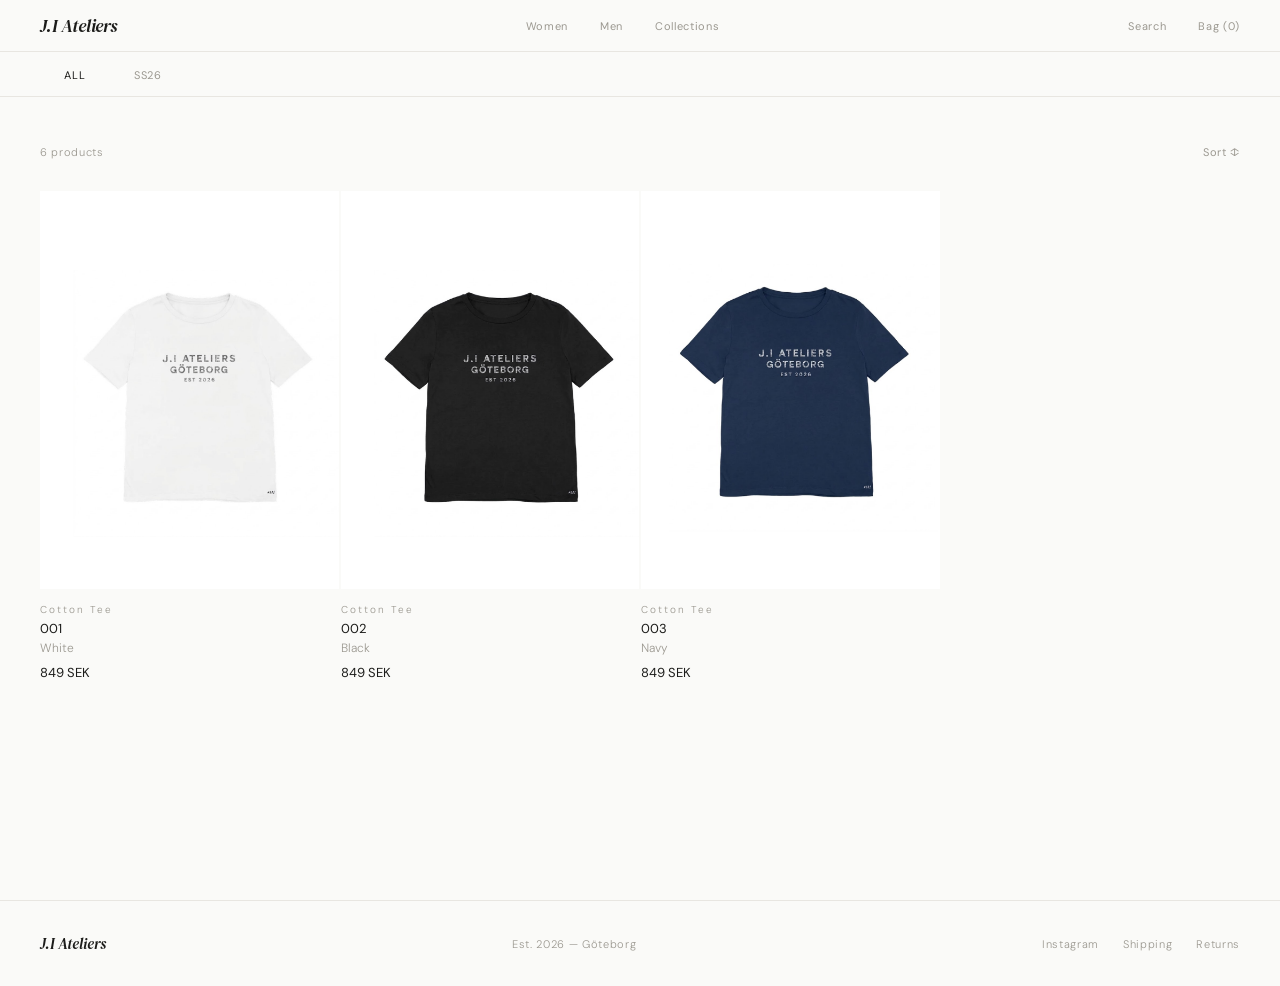
<file: index.html>
<!DOCTYPE html>
<html lang="en">
<head>
<meta charset="UTF-8">
<meta name="viewport" content="width=device-width, initial-scale=1.0">
<title>J.I Ateliers</title>
<link href="https://fonts.googleapis.com/css2?family=DM+Serif+Display:ital@0;1&family=DM+Sans:ital,wght@0,300;0,400;1,300&display=swap" rel="stylesheet">
<style>
*, *::before, *::after { box-sizing: border-box; margin: 0; padding: 0; }

:root {
  --white: #FAFAF8;
  --ink: #1C1C1A;
  --mid: #9B9890;
  --light: #E8E6E1;
  --serif: 'DM Serif Display', Georgia, serif;
  --sans: 'DM Sans', sans-serif;
}

html, body {
  background: var(--white);
  color: var(--ink);
  font-family: var(--sans);
  font-weight: 300;
  height: 100%;
}

/* ── HEADER ── */
header {
  position: fixed;
  top: 0; left: 0; right: 0;
  z-index: 100;
  display: flex;
  justify-content: space-between;
  align-items: center;
  padding: 0 40px;
  height: 52px;
  background: var(--white);
  border-bottom: 1px solid var(--light);
}

.logo {
  font-family: var(--serif);
  font-style: italic;
  font-size: 18px;
  letter-spacing: -0.01em;
  color: var(--ink);
}

.header-right {
  display: flex;
  gap: 32px;
  align-items: center;
}

.header-right a, nav a {
  font-size: 11px;
  letter-spacing: 0.06em;
  color: var(--mid);
  text-decoration: none;
  transition: color 0.15s;
  font-weight: 400;
}

.header-right a:hover, nav a:hover { color: var(--ink); }

nav { display: flex; gap: 32px; }

/* ── LAYOUT ── */
main {
  padding-top: 52px;
  min-height: 100vh;
}

/* ── COLLECTIONS NAV ── */
.collections-bar {
  border-bottom: 1px solid var(--light);
  display: flex;
  gap: 0;
  padding: 0 40px;
  overflow-x: auto;
  scrollbar-width: none;
}

.collections-bar::-webkit-scrollbar { display: none; }

.col-tab {
  font-size: 11px;
  letter-spacing: 0.08em;
  text-transform: uppercase;
  color: var(--mid);
  padding: 16px 24px 14px;
  cursor: pointer;
  border-bottom: 1px solid transparent;
  transition: color 0.15s, border-color 0.15s;
  white-space: nowrap;
  background: none;
  border-top: none;
  border-left: none;
  border-right: none;
  font-family: var(--sans);
  font-weight: 400;
  margin-bottom: -1px;
}

.col-tab:hover { color: var(--ink); }
.col-tab.active {
  color: var(--ink);
  border-bottom-color: var(--ink);
}

/* ── PRODUCT GRID ── */
.grid-wrap {
  padding: 48px 40px 80px;
}

.product-grid {
  display: grid;
  grid-template-columns: repeat(4, 1fr);
  gap: 2px;
}

@media (max-width: 900px) {
  .product-grid { grid-template-columns: repeat(2, 1fr); }
}

@media (max-width: 768px) {
  header {
    padding: 0 20px;
    height: 48px;
  }
  .logo {
    font-size: 16px;
  }
  .header-right, nav {
    gap: 16px;
  }
  .header-right a, nav a {
    font-size: 10px;
  }
  .collections-bar {
    padding: 0 20px;
  }
  .col-tab {
    padding: 12px 16px 10px;
    font-size: 10px;
  }
  .grid-wrap {
    padding: 24px 20px 40px;
  }
  .product-info {
    padding: 10px 0 16px;
  }
  .product-name, .product-price {
    font-size: 12px;
  }
  .product-num {
    font-size: 9px;
  }
  .product-color {
    font-size: 11px;
  }
  footer {
    padding: 24px 20px;
    flex-direction: column;
    gap: 16px;
  }
  .footer-links {
    gap: 16px;
  }
}

.product-card {
  text-decoration: none;
  color: inherit;
}

.product-img-wrap {
  aspect-ratio: 3/4;
  background: #EEECEA;
  overflow: hidden;
  position: relative;
}

.product-img-wrap img {
  width: 100%;
  height: 100%;
  object-fit: cover;
  object-position: center;
  transform: scale(1.45); /* zoom in to crop out empty space */
}

.product-card:hover .product-img-wrap img {
  transform: scale(1.03);
}

/* Placeholder for cards without images */
.product-img-wrap.no-img {
  display: flex;
  align-items: center;
  justify-content: center;
}

.no-img-label {
  font-family: var(--serif);
  font-style: italic;
  font-size: 13px;
  color: rgba(26,26,26,0.18);
}

.product-info {
  padding: 14px 0 20px;
}

.product-num {
  font-size: 10px;
  letter-spacing: 0.2em;
  color: var(--mid);
  margin-bottom: 4px;
}

.product-name {
  font-size: 13px;
  font-weight: 400;
  color: var(--ink);
  margin-bottom: 3px;
  letter-spacing: 0.01em;
}

.product-color {
  font-size: 12px;
  color: var(--mid);
  margin-bottom: 8px;
}

.product-price {
  font-size: 13px;
  color: var(--ink);
  font-weight: 400;
}

/* Quick add on hover */
.quick-add {
  position: absolute;
  bottom: 0; left: 0; right: 0;
  background: var(--ink);
  color: var(--white);
  font-family: var(--sans);
  font-size: 10px;
  letter-spacing: 0.18em;
  text-transform: uppercase;
  font-weight: 400;
  padding: 13px;
  text-align: center;
  opacity: 0;
  transform: translateY(4px);
  transition: opacity 0.2s, transform 0.2s;
  cursor: pointer;
  border: none;
}

.product-img-wrap:hover .quick-add {
  opacity: 1;
  transform: translateY(0);
}

/* ── FILTER ROW ── */
.filter-row {
  display: flex;
  justify-content: space-between;
  align-items: center;
  margin-bottom: 32px;
}

.filter-count {
  font-size: 11px;
  letter-spacing: 0.06em;
  color: var(--mid);
}

.filter-sort {
  font-size: 11px;
  letter-spacing: 0.06em;
  color: var(--mid);
  cursor: pointer;
  background: none;
  border: none;
  font-family: var(--sans);
  display: flex;
  align-items: center;
  gap: 6px;
  transition: color 0.15s;
}

.filter-sort:hover { color: var(--ink); }

/* ── FOOTER ── */
footer {
  border-top: 1px solid var(--light);
  padding: 32px 40px;
  display: flex;
  justify-content: space-between;
  align-items: center;
}

.footer-logo {
  font-family: var(--serif);
  font-style: italic;
  font-size: 15px;
  color: var(--ink);
}

.footer-meta {
  font-size: 11px;
  letter-spacing: 0.06em;
  color: var(--mid);
}

.footer-links {
  display: flex;
  gap: 24px;
}

.footer-links a {
  font-size: 11px;
  letter-spacing: 0.06em;
  color: var(--mid);
  text-decoration: none;
  transition: color 0.15s;
}

.footer-links a:hover { color: var(--ink); }
</style>
<link rel="stylesheet" href="cart.css">
</head>
<body>

<header>
  <div class="logo">J.I Ateliers</div>
  <nav>
    <a href="#">Women</a>
    <a href="#">Men</a>
    <a href="#">Collections</a>
  </nav>
  <div class="header-right">
    <a href="#">Search</a>
    <a href="#" class="bag-toggle">Bag (<span class="bag-count">0</span>)</a>
  </div>
</header>
<div class="cart-overlay" aria-hidden="true" role="dialog" aria-modal="true" aria-labelledby="cart-title">
  <div class="cart-panel">
    <div class="cart-header">
      <h2 id="cart-title">Your bag</h2>
      <button type="button" class="cart-close" aria-label="Close cart">&times;</button>
    </div>
    <div class="cart-body">
      <div class="cart-items"></div>
      <div class="cart-empty">Your bag is empty.</div>
    </div>
    <div class="cart-footer">
      <div class="cart-summary">
        <span>Total</span>
        <strong class="cart-total">0 SEK</strong>
      </div>
      <button type="button" class="checkout-btn">Checkout</button>
    </div>
  </div>
</div>

<main>

  <!-- Collections tabs -->
  <div class="collections-bar">
    <button class="col-tab active" onclick="filter(this,'all')">All</button>
    <button class="col-tab" onclick="filter(this,'ss26')">SS26</button>
  </div>

  <div class="grid-wrap">
    <div class="filter-row">
      <span class="filter-count" id="count">6 products</span>
      <button class="filter-sort">Sort ↕</button>
    </div>

    <div class="product-grid" id="grid">

      <!-- Product 001 — real image -->
      <a class="product-card" href="product-001.html" data-cat="ss26" data-id="item-001" data-title="Cotton Tee" data-name="001" data-color="White" data-price="849">
        <div class="product-img-wrap">
          <img src="001.png" alt="Cotton Tee">
          <button class="quick-add">Add to bag</button>
        </div>
        <div class="product-info">
          <p class="product-num">Cotton Tee</p>
          <p class="product-name">001</p>
          <p class="product-color">White</p>
          <p class="product-price">849 SEK</p>
        </div>
      </a>

      <!--Product 002 - real image-->
      <a class="product-card" href="product-002.html" data-cat="ss26" data-id="item-002" data-title="Cotton Tee" data-name="002" data-color="Black" data-price="849">
        <div class="product-img-wrap">
          <img src="002.png" alt="Cotton Tee">
          <button class="quick-add">Add to bag</button>
        </div>
        <div class="product-info">
          <p class="product-num">Cotton Tee</p>
          <p class="product-name">002</p>
          <p class="product-color">Black</p>
          <p class="product-price">849 SEK</p>
        </div>
      </a>

      <!--Product 003 - real image-->
      <a class="product-card" href="product-003.html" data-cat="ss26" data-id="item-003" data-title="Cotton Tee" data-name="003" data-color="Navy" data-price="849">
        <div class="product-img-wrap">
          <img src="003.png" alt="Cotton Tee">
          <button class="quick-add">Add to bag</button>
        </div>
        <div class="product-info">
          <p class="product-num">Cotton Tee</p>
          <p class="product-name">003</p>
          <p class="product-color">Navy</p>
          <p class="product-price">849 SEK</p>
        </div>
      </a>

    </div>
  </div>

</main>

<footer>
  <span class="footer-logo">J.I Ateliers</span>
  <span class="footer-meta">Est. 2026 — Göteborg</span>
  <div class="footer-links">
    <a href="#">Instagram</a>
    <a href="#">Shipping</a>
    <a href="#">Returns</a>
  </div>
</footer>

<script>
function filter(btn, cat) {
  document.querySelectorAll('.col-tab').forEach(t => t.classList.remove('active'));
  btn.classList.add('active');

  const cards = document.querySelectorAll('.product-card');
  let visible = 0;
  cards.forEach(card => {
    const cats = card.dataset.cat || '';
    const show = cat === 'all' || cats.includes(cat);
    card.style.display = show ? '' : 'none';
    if (show) visible++;
  });

  document.getElementById('count').textContent = visible + ' product' + (visible !== 1 ? 's' : '');
}
</script>
<script src="cart.js"></script>
</body>
</html>
</file>
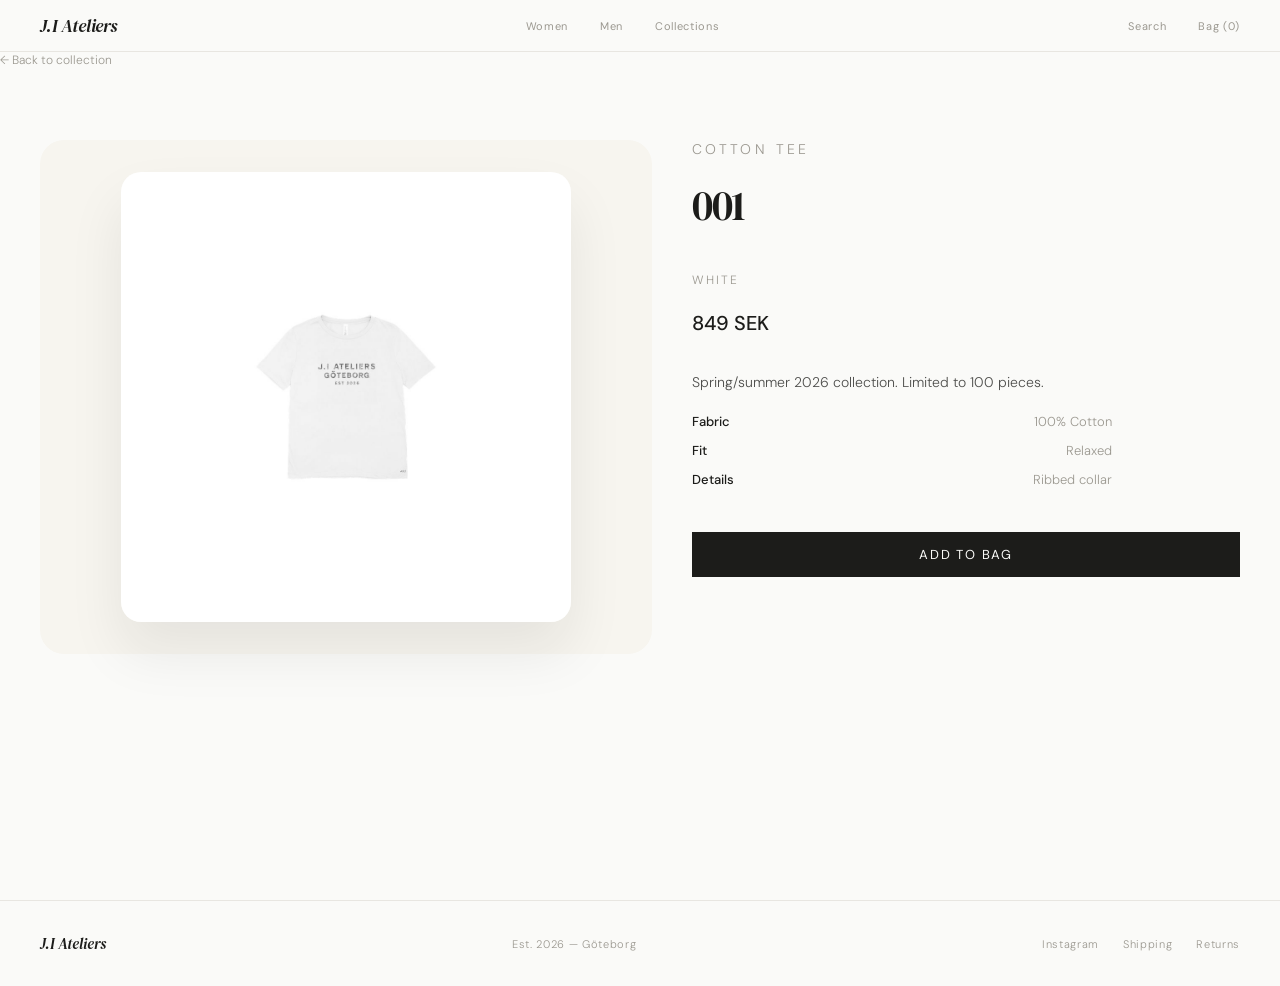
<file: product-001.html>
<!DOCTYPE html>
<html lang="en">
<head>
<meta charset="UTF-8">
<meta name="viewport" content="width=device-width, initial-scale=1.0">
<title>Cotton Tee - White | J.I Ateliers</title>
<link href="https://fonts.googleapis.com/css2?family=DM+Serif+Display:ital@0;1&family=DM+Sans:ital,wght@0,300;0,400;1,300&display=swap" rel="stylesheet">
<style>
*, *::before, *::after { box-sizing: border-box; margin: 0; padding: 0; }

:root {
  --white: #FAFAF8;
  --ink: #1C1C1A;
  --mid: #9B9890;
  --light: #E8E6E1;
  --serif: 'DM Serif Display', Georgia, serif;
  --sans: 'DM Sans', sans-serif;
}

html, body {
  background: var(--white);
  color: var(--ink);
  font-family: var(--sans);
  font-weight: 300;
  height: 100%;
}

/* ── HEADER ── */
header {
  position: fixed;
  top: 0; left: 0; right: 0;
  z-index: 100;
  display: flex;
  justify-content: space-between;
  align-items: center;
  padding: 0 40px;
  height: 52px;
  background: var(--white);
  border-bottom: 1px solid var(--light);
}

.logo {
  font-family: var(--serif);
  font-style: italic;
  font-size: 18px;
  letter-spacing: -0.01em;
  color: var(--ink);
}

.header-right {
  display: flex;
  gap: 32px;
  align-items: center;
}

.header-right a, nav a {
  font-size: 11px;
  letter-spacing: 0.06em;
  color: var(--mid);
  text-decoration: none;
  transition: color 0.15s;
  font-weight: 400;
}

.header-right a:hover, nav a:hover { color: var(--ink); }

nav { display: flex; gap: 32px; }

/* ── LAYOUT ── */
main {
  padding-top: 52px;
  min-height: 100vh;
}

/* ── COLLECTIONS NAV ── */
.collections-bar {
  border-bottom: 1px solid var(--light);
  display: flex;
  gap: 0;
  padding: 0 40px;
  overflow-x: auto;
  scrollbar-width: none;
}

.collections-bar::-webkit-scrollbar { display: none; }

.col-tab {
  font-size: 11px;
  letter-spacing: 0.08em;
  text-transform: uppercase;
  color: var(--mid);
  padding: 16px 24px 14px;
  cursor: pointer;
  border-bottom: 1px solid transparent;
  transition: color 0.15s, border-color 0.15s;
  white-space: nowrap;
  background: none;
  border-top: none;
  border-left: none;
  border-right: none;
  font-family: var(--sans);
  font-weight: 400;
  margin-bottom: -1px;
}

.col-tab:hover { color: var(--ink); }
.col-tab.active {
  color: var(--ink);
  border-bottom-color: var(--ink);
}

/* ── PRODUCT GRID ── */
.grid-wrap {
  padding: 48px 40px 80px;
}

.product-grid {
  display: grid;
  grid-template-columns: repeat(4, 1fr);
  gap: 2px;
}

@media (max-width: 900px) {
  .product-grid { grid-template-columns: repeat(2, 1fr); }
}

@media (max-width: 768px) {
  header {
    padding: 0 20px;
    height: 48px;
  }
  .logo {
    font-size: 16px;
  }
  .header-right, nav {
    gap: 16px;
  }
  .header-right a, nav a {
    font-size: 10px;
  }
  .collections-bar {
    padding: 0 20px;
  }
  .col-tab {
    padding: 12px 16px 10px;
    font-size: 10px;
  }
  .grid-wrap {
    padding: 24px 20px 40px;
  }
  .product-info {
    padding: 10px 0 16px;
  }
  .product-name, .product-price {
    font-size: 12px;
  }
  .product-num {
    font-size: 9px;
  }
  .product-color {
    font-size: 11px;
  }
  footer {
    padding: 24px 20px;
    flex-direction: column;
    gap: 16px;
  }
  .footer-links {
    gap: 16px;
  }

  .product-detail {
    flex-direction: column;
    padding: 24px 20px;
    gap: 24px;
  }

  .product-image img {
    max-width: 100%;
  }
}

.product-card {
  cursor: pointer;
  position: relative;
}

.product-img-wrap {
  aspect-ratio: 3/4;
  background: #EEECEA;
  overflow: hidden;
  position: relative;
}

.product-img-wrap img {
  width: 100%;
  height: 100%;
  object-fit: cover;
  object-position: center;
  transform: scale(1.45); /* zoom in to crop out empty space */
}

.product-card:hover .product-img-wrap img {
  transform: scale(1.03);
}

/* Placeholder for cards without images */
.product-img-wrap.no-img {
  display: flex;
  align-items: center;
  justify-content: center;
}

.no-img-label {
  font-family: var(--serif);
  font-style: italic;
  font-size: 13px;
  color: rgba(26,26,26,0.18);
}

.product-info {
  padding: 14px 0 20px;
}

.product-num {
  font-size: 10px;
  letter-spacing: 0.2em;
  color: var(--mid);
  margin-bottom: 4px;
}

.product-name {
  font-size: 13px;
  font-weight: 400;
  color: var(--ink);
  margin-bottom: 3px;
  letter-spacing: 0.01em;
}

.product-color {
  font-size: 12px;
  color: var(--mid);
  margin-bottom: 8px;
}

.product-price {
  font-size: 13px;
  color: var(--ink);
  font-weight: 400;
}

/* Quick add on hover */
.quick-add {
  position: absolute;
  bottom: 0; left: 0; right: 0;
  background: var(--ink);
  color: var(--white);
  font-family: var(--sans);
  font-size: 10px;
  letter-spacing: 0.18em;
  text-transform: uppercase;
  font-weight: 400;
  padding: 13px;
  text-align: center;
  opacity: 0;
  transform: translateY(4px);
  transition: opacity 0.2s, transform 0.2s;
  cursor: pointer;
  border: none;
}

.product-img-wrap:hover .quick-add {
  opacity: 1;
  transform: translateY(0);
}

/* ── FILTER ROW ── */
.filter-row {
  display: flex;
  justify-content: space-between;
  align-items: center;
  margin-bottom: 32px;
}

.filter-count {
  font-size: 11px;
  letter-spacing: 0.06em;
  color: var(--mid);
}

.filter-sort {
  font-size: 11px;
  letter-spacing: 0.06em;
  color: var(--mid);
  cursor: pointer;
  background: none;
  border: none;
  font-family: var(--sans);
  display: flex;
  align-items: center;
  gap: 6px;
  transition: color 0.15s;
}

.filter-sort:hover { color: var(--ink); }

/* ── FOOTER ── */
footer {
  border-top: 1px solid var(--light);
  padding: 32px 40px;
  display: flex;
  justify-content: space-between;
  align-items: center;
}

.footer-logo {
  font-family: var(--serif);
  font-style: italic;
  font-size: 15px;
  color: var(--ink);
}

.footer-meta {
  font-size: 11px;
  letter-spacing: 0.06em;
  color: var(--mid);
}

.footer-links {
  display: flex;
  gap: 24px;
}

.footer-links a {
  font-size: 11px;
  letter-spacing: 0.06em;
  color: var(--mid);
  text-decoration: none;
  transition: color 0.15s;
}

.footer-links a:hover { color: var(--ink); }

.product-detail {
  display: flex;
  padding: 48px 40px;
  gap: 40px;
  align-items: flex-start;
}

.product-image {
  flex: 1;
}

.product-image img {
  width: 100%;
  max-width: 500px;
  height: auto;
}

.product-details {
  flex: 1;
  display: flex;
  flex-direction: column;
  gap: 18px;
}

.product-details h1 {
  font-family: var(--serif);
  font-size: 42px;
  margin-bottom: 8px;
  font-weight: 400;
  letter-spacing: -0.03em;
}

.product-details .product-num {
  font-size: 14px;
  letter-spacing: 0.24em;
  color: var(--mid);
  text-transform: uppercase;
  margin-bottom: 0;
}

.product-color {
  font-size: 12px;
  color: var(--mid);
  margin-top: 12px;
  margin-bottom: 4px;
  text-transform: uppercase;
  letter-spacing: 0.16em;
}

.product-price {
  font-size: 20px;
  color: var(--ink);
  font-weight: 500;
  margin-bottom: 16px;
}

.product-description {
  max-width: 560px;
  line-height: 1.75;
  color: rgba(28, 28, 26, 0.78);
  font-size: 14px;
}

.product-specs {
  display: grid;
  gap: 12px;
  max-width: 420px;
  margin-bottom: 18px;
}

.product-specs div {
  display: flex;
  justify-content: space-between;
  gap: 16px;
  color: var(--mid);
  font-size: 13px;
}

.product-specs div span:first-child {
  color: var(--ink);
  font-weight: 500;
}

.add-to-bag {
  background: var(--ink);
  color: var(--white);
  border: none;
  padding: 14px 28px;
  font-family: var(--sans);
  font-size: 13px;
  letter-spacing: 0.14em;
  text-transform: uppercase;
  cursor: pointer;
  margin-top: 8px;
}

.product-image {
  flex: 1;
  padding: 32px;
  background: #F7F5EF;
  border-radius: 24px;
  display: flex;
  align-items: center;
  justify-content: center;
}

.product-image img {
  width: 100%;
  max-width: 450px;
  border-radius: 20px;
  box-shadow: 0 30px 55px rgba(28, 28, 26, 0.08);
}

.back-link {
  font-size: 12px;
  color: var(--mid);
  text-decoration: none;
  margin-bottom: 24px;
  display: block;
  transition: color 0.15s;
}

.back-link:hover { color: var(--ink); }

</style>
<link rel="stylesheet" href="cart.css">
</head>
<body>

<header>
  <div class="logo">J.I Ateliers</div>
  <nav>
    <a href="#">Women</a>
    <a href="#">Men</a>
    <a href="index.html">Collections</a>
  </nav>
  <div class="header-right">
    <a href="#">Search</a>
    <a href="#" class="bag-toggle">Bag (<span class="bag-count">0</span>)</a>
  </div>
</header>
<div class="cart-overlay" aria-hidden="true" role="dialog" aria-modal="true" aria-labelledby="cart-title">
  <div class="cart-panel">
    <div class="cart-header">
      <h2 id="cart-title">Your bag</h2>
      <button type="button" class="cart-close" aria-label="Close cart">&times;</button>
    </div>
    <div class="cart-body">
      <div class="cart-items"></div>
      <div class="cart-empty">Your bag is empty.</div>
    </div>
    <div class="cart-footer">
      <div class="cart-summary">
        <span>Total</span>
        <strong class="cart-total">0 SEK</strong>
      </div>
      <button type="button" class="checkout-btn">Checkout</button>
    </div>
  </div>
</div>

<main>

  <a href="index.html" class="back-link">&larr; Back to collection</a>

  <div class="product-detail">

    <div class="product-image">

      <img src="001.jpg" alt="Cotton Tee">

    </div>

    <div class="product-details">

      <p class="product-num">Cotton Tee</p>

      <h1 class="product-name">001</h1>

      <p class="product-color">White</p>

      <p class="product-price">849 SEK</p>

      <p class="product-description">Spring/summer 2026 collection. Limited to 100 pieces.</p>

      <div class="product-specs">
        <div><span>Fabric</span><span>100% Cotton</span></div>
        <div><span>Fit</span><span>Relaxed</span></div>
        <div><span>Details</span><span>Ribbed collar</span></div>
      </div>

      <button class="add-to-bag" data-id="item-001" data-title="Cotton Tee" data-name="001" data-color="White" data-price="849">Add to bag</button>

    </div>

  </div>

</main>

<footer>
  <span class="footer-logo">J.I Ateliers</span>
  <span class="footer-meta">Est. 2026 — Göteborg</span>
  <div class="footer-links">
    <a href="#">Instagram</a>
    <a href="#">Shipping</a>
    <a href="#">Returns</a>
  </div>
</footer>


<script src="cart.js"></script>
</body>
</html>
</file>
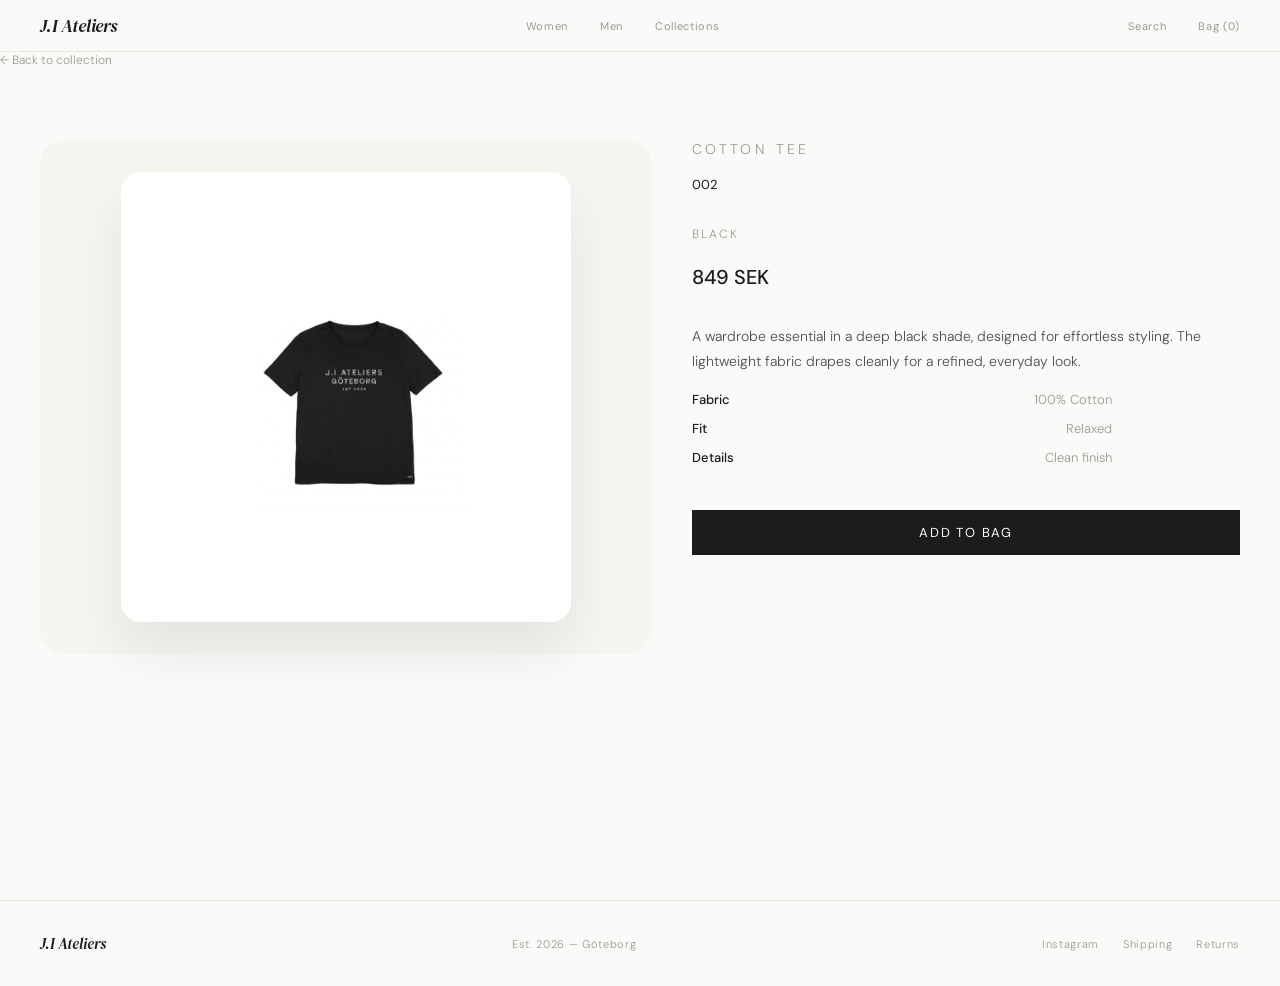
<file: product-002.html>
<!DOCTYPE html>
<html lang="en">
<head>
<meta charset="UTF-8">
<meta name="viewport" content="width=device-width, initial-scale=1.0">
<title>Cotton Tee - Black | J.I Ateliers</title>
<link href="https://fonts.googleapis.com/css2?family=DM+Serif+Display:ital@0;1&family=DM+Sans:ital,wght@0,300;0,400;1,300&display=swap" rel="stylesheet">
<style>
*, *::before, *::after { box-sizing: border-box; margin: 0; padding: 0; }

:root {
  --white: #FAFAF8;
  --ink: #1C1C1A;
  --mid: #9B9890;
  --light: #E8E6E1;
  --serif: 'DM Serif Display', Georgia, serif;
  --sans: 'DM Sans', sans-serif;
}

html, body {
  background: var(--white);
  color: var(--ink);
  font-family: var(--sans);
  font-weight: 300;
  height: 100%;
}

/* ── HEADER ── */
header {
  position: fixed;
  top: 0; left: 0; right: 0;
  z-index: 100;
  display: flex;
  justify-content: space-between;
  align-items: center;
  padding: 0 40px;
  height: 52px;
  background: var(--white);
  border-bottom: 1px solid var(--light);
}

.logo {
  font-family: var(--serif);
  font-style: italic;
  font-size: 18px;
  letter-spacing: -0.01em;
  color: var(--ink);
}

.header-right {
  display: flex;
  gap: 32px;
  align-items: center;
}

.header-right a, nav a {
  font-size: 11px;
  letter-spacing: 0.06em;
  color: var(--mid);
  text-decoration: none;
  transition: color 0.15s;
  font-weight: 400;
}

.header-right a:hover, nav a:hover { color: var(--ink); }

nav { display: flex; gap: 32px; }

/* ── LAYOUT ── */
main {
  padding-top: 52px;
  min-height: 100vh;
}

/* ── COLLECTIONS NAV ── */
.collections-bar {
  border-bottom: 1px solid var(--light);
  display: flex;
  gap: 0;
  padding: 0 40px;
  overflow-x: auto;
  scrollbar-width: none;
}

.collections-bar::-webkit-scrollbar { display: none; }

.col-tab {
  font-size: 11px;
  letter-spacing: 0.08em;
  text-transform: uppercase;
  color: var(--mid);
  padding: 16px 24px 14px;
  cursor: pointer;
  border-bottom: 1px solid transparent;
  transition: color 0.15s, border-color 0.15s;
  white-space: nowrap;
  background: none;
  border-top: none;
  border-left: none;
  border-right: none;
  font-family: var(--sans);
  font-weight: 400;
  margin-bottom: -1px;
}

.col-tab:hover { color: var(--ink); }
.col-tab.active {
  color: var(--ink);
  border-bottom-color: var(--ink);
}

/* ── PRODUCT GRID ── */
.grid-wrap {
  padding: 48px 40px 80px;
}

.product-grid {
  display: grid;
  grid-template-columns: repeat(4, 1fr);
  gap: 2px;
}

@media (max-width: 900px) {
  .product-grid { grid-template-columns: repeat(2, 1fr); }
}

@media (max-width: 768px) {
  header {
    padding: 0 20px;
    height: 48px;
  }
  .logo {
    font-size: 16px;
  }
  .header-right, nav {
    gap: 16px;
  }
  .header-right a, nav a {
    font-size: 10px;
  }
  .collections-bar {
    padding: 0 20px;
  }
  .col-tab {
    padding: 12px 16px 10px;
    font-size: 10px;
  }
  .grid-wrap {
    padding: 24px 20px 40px;
  }
  .product-info {
    padding: 10px 0 16px;
  }
  .product-name, .product-price {
    font-size: 12px;
  }
  .product-num {
    font-size: 9px;
  }
  .product-color {
    font-size: 11px;
  }
  footer {
    padding: 24px 20px;
    flex-direction: column;
    gap: 16px;
  }
  .footer-links {
    gap: 16px;
  }

  .product-detail {
    flex-direction: column;
    padding: 24px 20px;
    gap: 24px;
  }

  .product-image img {
    max-width: 100%;
  }
}

.product-card {
  cursor: pointer;
  position: relative;
}

.product-img-wrap {
  aspect-ratio: 3/4;
  background: #EEECEA;
  overflow: hidden;
  position: relative;
}

.product-img-wrap img {
  width: 100%;
  height: 100%;
  object-fit: cover;
  object-position: center;
  transform: scale(1.45); /* zoom in to crop out empty space */
}

.product-card:hover .product-img-wrap img {
  transform: scale(1.03);
}

/* Placeholder for cards without images */
.product-img-wrap.no-img {
  display: flex;
  align-items: center;
  justify-content: center;
}

.no-img-label {
  font-family: var(--serif);
  font-style: italic;
  font-size: 13px;
  color: rgba(26,26,26,0.18);
}

.product-info {
  padding: 14px 0 20px;
}

.product-num {
  font-size: 10px;
  letter-spacing: 0.2em;
  color: var(--mid);
  margin-bottom: 4px;
}

.product-name {
  font-size: 13px;
  font-weight: 400;
  color: var(--ink);
  margin-bottom: 3px;
  letter-spacing: 0.01em;
}

.product-color {
  font-size: 12px;
  color: var(--mid);
  margin-bottom: 8px;
}

.product-price {
  font-size: 13px;
  color: var(--ink);
  font-weight: 400;
}

/* Quick add on hover */
.quick-add {
  position: absolute;
  bottom: 0; left: 0; right: 0;
  background: var(--ink);
  color: var(--white);
  font-family: var(--sans);
  font-size: 10px;
  letter-spacing: 0.18em;
  text-transform: uppercase;
  font-weight: 400;
  padding: 13px;
  text-align: center;
  opacity: 0;
  transform: translateY(4px);
  transition: opacity 0.2s, transform 0.2s;
  cursor: pointer;
  border: none;
}

.product-img-wrap:hover .quick-add {
  opacity: 1;
  transform: translateY(0);
}

/* ── FILTER ROW ── */
.filter-row {
  display: flex;
  justify-content: space-between;
  align-items: center;
  margin-bottom: 32px;
}

.filter-count {
  font-size: 11px;
  letter-spacing: 0.06em;
  color: var(--mid);
}

.filter-sort {
  font-size: 11px;
  letter-spacing: 0.06em;
  color: var(--mid);
  cursor: pointer;
  background: none;
  border: none;
  font-family: var(--sans);
  display: flex;
  align-items: center;
  gap: 6px;
  transition: color 0.15s;
}

.filter-sort:hover { color: var(--ink); }

/* ── FOOTER ── */
footer {
  border-top: 1px solid var(--light);
  padding: 32px 40px;
  display: flex;
  justify-content: space-between;
  align-items: center;
}

.footer-logo {
  font-family: var(--serif);
  font-style: italic;
  font-size: 15px;
  color: var(--ink);
}

.footer-meta {
  font-size: 11px;
  letter-spacing: 0.06em;
  color: var(--mid);
}

.footer-links {
  display: flex;
  gap: 24px;
}

.footer-links a {
  font-size: 11px;
  letter-spacing: 0.06em;
  color: var(--mid);
  text-decoration: none;
  transition: color 0.15s;
}

.footer-links a:hover { color: var(--ink); }

.product-detail {
  display: flex;
  padding: 48px 40px;
  gap: 40px;
  align-items: flex-start;
}

.product-image {
  flex: 1;
}

.product-image img {
  width: 100%;
  max-width: 500px;
  height: auto;
}

.product-details {
  flex: 1;
  display: flex;
  flex-direction: column;
  gap: 18px;
}

.product-details h1 {
  font-family: var(--serif);
  font-size: 42px;
  margin-bottom: 8px;
  font-weight: 400;
  letter-spacing: -0.03em;
}

.product-details .product-num {
  font-size: 14px;
  letter-spacing: 0.24em;
  color: var(--mid);
  text-transform: uppercase;
  margin-bottom: 0;
}

.product-color {
  font-size: 12px;
  color: var(--mid);
  margin-top: 12px;
  margin-bottom: 4px;
  text-transform: uppercase;
  letter-spacing: 0.16em;
}

.product-price {
  font-size: 20px;
  color: var(--ink);
  font-weight: 500;
  margin-bottom: 16px;
}

.product-description {
  max-width: 560px;
  line-height: 1.75;
  color: rgba(28, 28, 26, 0.78);
  font-size: 14px;
}

.product-specs {
  display: grid;
  gap: 12px;
  max-width: 420px;
  margin-bottom: 18px;
}

.product-specs div {
  display: flex;
  justify-content: space-between;
  gap: 16px;
  color: var(--mid);
  font-size: 13px;
}

.product-specs div span:first-child {
  color: var(--ink);
  font-weight: 500;
}

.add-to-bag {
  background: var(--ink);
  color: var(--white);
  border: none;
  padding: 14px 28px;
  font-family: var(--sans);
  font-size: 13px;
  letter-spacing: 0.14em;
  text-transform: uppercase;
  cursor: pointer;
  margin-top: 8px;
}

.product-image {
  flex: 1;
  padding: 32px;
  background: #F7F5EF;
  border-radius: 24px;
  display: flex;
  align-items: center;
  justify-content: center;
}

.product-image img {
  width: 100%;
  max-width: 450px;
  border-radius: 20px;
  box-shadow: 0 30px 55px rgba(28, 28, 26, 0.08);
}

.back-link {
  font-size: 12px;
  color: var(--mid);
  text-decoration: none;
  margin-bottom: 24px;
  display: block;
  transition: color 0.15s;
}

.back-link:hover { color: var(--ink); }

</style>
<link rel="stylesheet" href="cart.css">
</head>
<body>

<header>
  <div class="logo">J.I Ateliers</div>
  <nav>
    <a href="#">Women</a>
    <a href="#">Men</a>
    <a href="index.html">Collections</a>
  </nav>
  <div class="header-right">
    <a href="#">Search</a>
    <a href="#" class="bag-toggle">Bag (<span class="bag-count">0</span>)</a>
  </div>
</header>
<div class="cart-overlay" aria-hidden="true" role="dialog" aria-modal="true" aria-labelledby="cart-title">
  <div class="cart-panel">
    <div class="cart-header">
      <h2 id="cart-title">Your bag</h2>
      <button type="button" class="cart-close" aria-label="Close cart">&times;</button>
    </div>
    <div class="cart-body">
      <div class="cart-items"></div>
      <div class="cart-empty">Your bag is empty.</div>
    </div>
    <div class="cart-footer">
      <div class="cart-summary">
        <span>Total</span>
        <strong class="cart-total">0 SEK</strong>
      </div>
      <button type="button" class="checkout-btn">Checkout</button>
    </div>
  </div>
</div>

<main>

  <a href="index.html" class="back-link">&larr; Back to collection</a>

  <div class="product-detail">

    <div class="product-image">

      <img src="002.png" alt="Cotton Tee">

    </div>

    <div class="product-details">

      <p class="product-num">Cotton Tee</p>

      <p class="product-name">002</p>

      <p class="product-color">Black</p>

      <p class="product-price">849 SEK</p>

      <p class="product-description">A wardrobe essential in a deep black shade, designed for effortless styling. The lightweight fabric drapes cleanly for a refined, everyday look.</p>

      <div class="product-specs">
        <div><span>Fabric</span><span>100% Cotton</span></div>
        <div><span>Fit</span><span>Relaxed</span></div>
        <div><span>Details</span><span>Clean finish</span></div>
      </div>

      <button class="add-to-bag" data-id="item-002" data-title="Cotton Tee" data-name="002" data-color="Black" data-price="849">Add to bag</button>

    </div>

  </div>

</main>

<footer>
  <span class="footer-logo">J.I Ateliers</span>
  <span class="footer-meta">Est. 2026 — Göteborg</span>
  <div class="footer-links">
    <a href="#">Instagram</a>
    <a href="#">Shipping</a>
    <a href="#">Returns</a>
  </div>
</footer>


<script src="cart.js"></script>
</body>
</html>
</file>
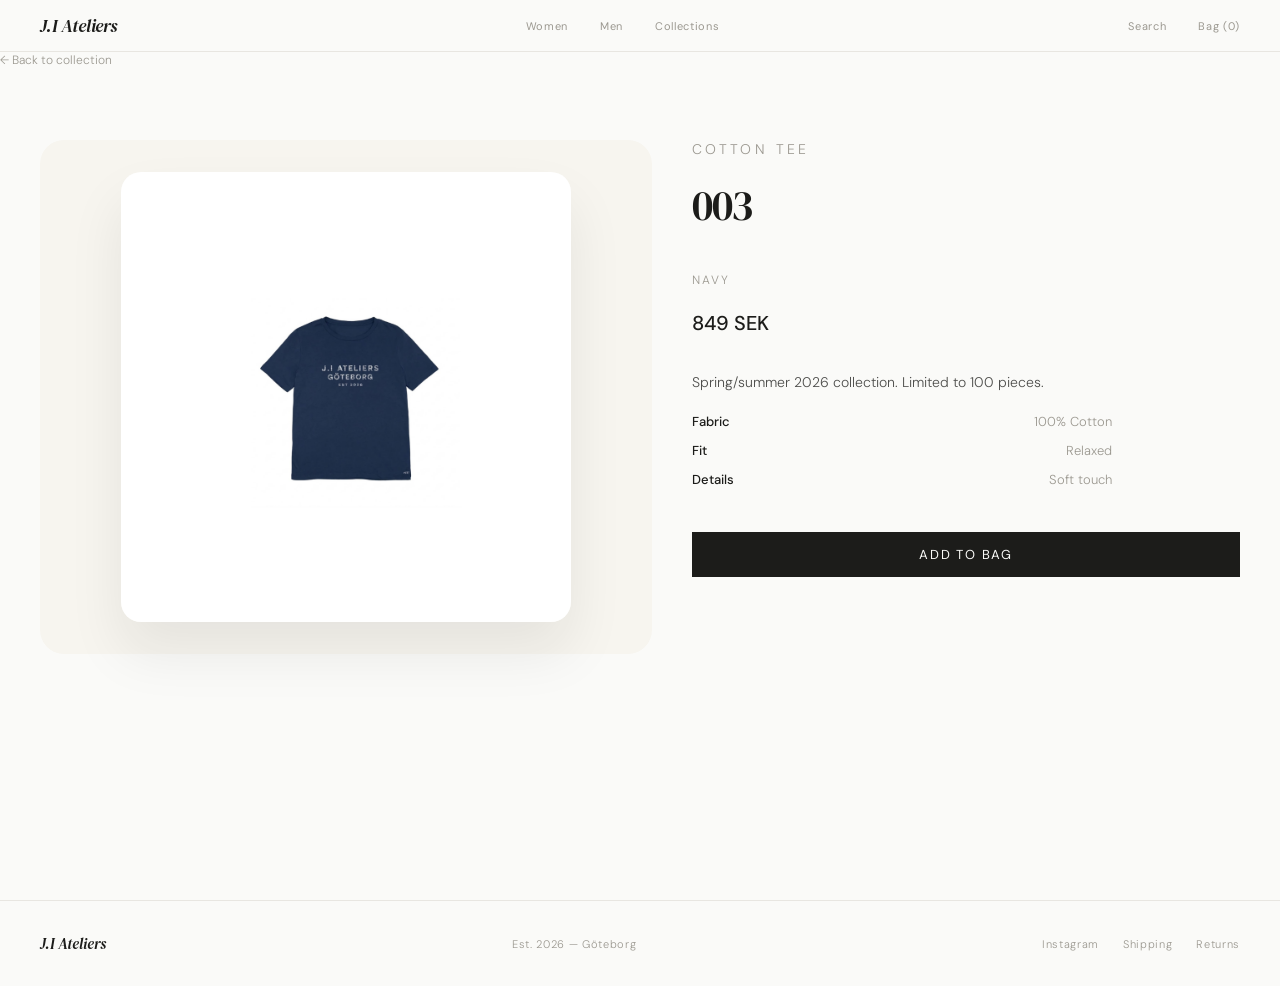
<file: product-003.html>
<!DOCTYPE html>
<html lang="en">
<head>
<meta charset="UTF-8">
<meta name="viewport" content="width=device-width, initial-scale=1.0">
<title>Cotton Tee - Navy | J.I Ateliers</title>
<link href="https://fonts.googleapis.com/css2?family=DM+Serif+Display:ital@0;1&family=DM+Sans:ital,wght@0,300;0,400;1,300&display=swap" rel="stylesheet">
<style>
*, *::before, *::after { box-sizing: border-box; margin: 0; padding: 0; }

:root {
  --white: #FAFAF8;
  --ink: #1C1C1A;
  --mid: #9B9890;
  --light: #E8E6E1;
  --serif: 'DM Serif Display', Georgia, serif;
  --sans: 'DM Sans', sans-serif;
}

html, body {
  background: var(--white);
  color: var(--ink);
  font-family: var(--sans);
  font-weight: 300;
  height: 100%;
}

/* ── HEADER ── */
header {
  position: fixed;
  top: 0; left: 0; right: 0;
  z-index: 100;
  display: flex;
  justify-content: space-between;
  align-items: center;
  padding: 0 40px;
  height: 52px;
  background: var(--white);
  border-bottom: 1px solid var(--light);
}

.logo {
  font-family: var(--serif);
  font-style: italic;
  font-size: 18px;
  letter-spacing: -0.01em;
  color: var(--ink);
}

.header-right {
  display: flex;
  gap: 32px;
  align-items: center;
}

.header-right a, nav a {
  font-size: 11px;
  letter-spacing: 0.06em;
  color: var(--mid);
  text-decoration: none;
  transition: color 0.15s;
  font-weight: 400;
}

.header-right a:hover, nav a:hover { color: var(--ink); }

nav { display: flex; gap: 32px; }

/* ── LAYOUT ── */
main {
  padding-top: 52px;
  min-height: 100vh;
}

/* ── COLLECTIONS NAV ── */
.collections-bar {
  border-bottom: 1px solid var(--light);
  display: flex;
  gap: 0;
  padding: 0 40px;
  overflow-x: auto;
  scrollbar-width: none;
}

.collections-bar::-webkit-scrollbar { display: none; }

.col-tab {
  font-size: 11px;
  letter-spacing: 0.08em;
  text-transform: uppercase;
  color: var(--mid);
  padding: 16px 24px 14px;
  cursor: pointer;
  border-bottom: 1px solid transparent;
  transition: color 0.15s, border-color 0.15s;
  white-space: nowrap;
  background: none;
  border-top: none;
  border-left: none;
  border-right: none;
  font-family: var(--sans);
  font-weight: 400;
  margin-bottom: -1px;
}

.col-tab:hover { color: var(--ink); }
.col-tab.active {
  color: var(--ink);
  border-bottom-color: var(--ink);
}

/* ── PRODUCT GRID ── */
.grid-wrap {
  padding: 48px 40px 80px;
}

.product-grid {
  display: grid;
  grid-template-columns: repeat(4, 1fr);
  gap: 2px;
}

@media (max-width: 900px) {
  .product-grid { grid-template-columns: repeat(2, 1fr); }
}

@media (max-width: 768px) {
  header {
    padding: 0 20px;
    height: 48px;
  }
  .logo {
    font-size: 16px;
  }
  .header-right, nav {
    gap: 16px;
  }
  .header-right a, nav a {
    font-size: 10px;
  }
  .collections-bar {
    padding: 0 20px;
  }
  .col-tab {
    padding: 12px 16px 10px;
    font-size: 10px;
  }
  .grid-wrap {
    padding: 24px 20px 40px;
  }
  .product-info {
    padding: 10px 0 16px;
  }
  .product-name, .product-price {
    font-size: 12px;
  }
  .product-num {
    font-size: 9px;
  }
  .product-color {
    font-size: 11px;
  }
  footer {
    padding: 24px 20px;
    flex-direction: column;
    gap: 16px;
  }
  .footer-links {
    gap: 16px;
  }

  .product-detail {
    flex-direction: column;
    padding: 24px 20px;
    gap: 24px;
  }

  .product-image img {
    max-width: 100%;
  }
}

.product-card {
  cursor: pointer;
  position: relative;
}

.product-img-wrap {
  aspect-ratio: 3/4;
  background: #EEECEA;
  overflow: hidden;
  position: relative;
}

.product-img-wrap img {
  width: 100%;
  height: 100%;
  object-fit: cover;
  object-position: center;
  transform: scale(1.45); /* zoom in to crop out empty space */
}

.product-card:hover .product-img-wrap img {
  transform: scale(1.03);
}

/* Placeholder for cards without images */
.product-img-wrap.no-img {
  display: flex;
  align-items: center;
  justify-content: center;
}

.no-img-label {
  font-family: var(--serif);
  font-style: italic;
  font-size: 13px;
  color: rgba(26,26,26,0.18);
}

.product-info {
  padding: 14px 0 20px;
}

.product-num {
  font-size: 10px;
  letter-spacing: 0.2em;
  color: var(--mid);
  margin-bottom: 4px;
}

.product-name {
  font-size: 13px;
  font-weight: 400;
  color: var(--ink);
  margin-bottom: 3px;
  letter-spacing: 0.01em;
}

.product-color {
  font-size: 12px;
  color: var(--mid);
  margin-bottom: 8px;
}

.product-price {
  font-size: 13px;
  color: var(--ink);
  font-weight: 400;
}

/* Quick add on hover */
.quick-add {
  position: absolute;
  bottom: 0; left: 0; right: 0;
  background: var(--ink);
  color: var(--white);
  font-family: var(--sans);
  font-size: 10px;
  letter-spacing: 0.18em;
  text-transform: uppercase;
  font-weight: 400;
  padding: 13px;
  text-align: center;
  opacity: 0;
  transform: translateY(4px);
  transition: opacity 0.2s, transform 0.2s;
  cursor: pointer;
  border: none;
}

.product-img-wrap:hover .quick-add {
  opacity: 1;
  transform: translateY(0);
}

/* ── FILTER ROW ── */
.filter-row {
  display: flex;
  justify-content: space-between;
  align-items: center;
  margin-bottom: 32px;
}

.filter-count {
  font-size: 11px;
  letter-spacing: 0.06em;
  color: var(--mid);
}

.filter-sort {
  font-size: 11px;
  letter-spacing: 0.06em;
  color: var(--mid);
  cursor: pointer;
  background: none;
  border: none;
  font-family: var(--sans);
  display: flex;
  align-items: center;
  gap: 6px;
  transition: color 0.15s;
}

.filter-sort:hover { color: var(--ink); }

/* ── FOOTER ── */
footer {
  border-top: 1px solid var(--light);
  padding: 32px 40px;
  display: flex;
  justify-content: space-between;
  align-items: center;
}

.footer-logo {
  font-family: var(--serif);
  font-style: italic;
  font-size: 15px;
  color: var(--ink);
}

.footer-meta {
  font-size: 11px;
  letter-spacing: 0.06em;
  color: var(--mid);
}

.footer-links {
  display: flex;
  gap: 24px;
}

.footer-links a {
  font-size: 11px;
  letter-spacing: 0.06em;
  color: var(--mid);
  text-decoration: none;
  transition: color 0.15s;
}

.footer-links a:hover { color: var(--ink); }

.product-detail {
  display: flex;
  padding: 48px 40px;
  gap: 40px;
  align-items: flex-start;
}

.product-image {
  flex: 1;
  padding: 32px;
  background: #F7F5EF;
  border-radius: 24px;
  display: flex;
  align-items: center;
  justify-content: center;
}

.product-image img {
  width: 100%;
  max-width: 450px;
  border-radius: 20px;
  box-shadow: 0 30px 55px rgba(28, 28, 26, 0.08);
}

.product-details {
  flex: 1;
  display: flex;
  flex-direction: column;
  gap: 18px;
}

.product-details h1 {
  font-family: var(--serif);
  font-size: 42px;
  margin-bottom: 8px;
  font-weight: 400;
  letter-spacing: -0.03em;
}

.product-details .product-num {
  font-size: 14px;
  letter-spacing: 0.24em;
  color: var(--mid);
  text-transform: uppercase;
  margin-bottom: 0;
}

.product-color {
  font-size: 12px;
  color: var(--mid);
  margin-top: 12px;
  margin-bottom: 4px;
  text-transform: uppercase;
  letter-spacing: 0.16em;
}

.product-price {
  font-size: 20px;
  color: var(--ink);
  font-weight: 500;
  margin-bottom: 16px;
}

.product-description {
  max-width: 560px;
  line-height: 1.75;
  color: rgba(28, 28, 26, 0.78);
  font-size: 14px;
}

.product-specs {
  display: grid;
  gap: 12px;
  max-width: 420px;
  margin-bottom: 18px;
}

.product-specs div {
  display: flex;
  justify-content: space-between;
  gap: 16px;
  color: var(--mid);
  font-size: 13px;
}

.product-specs div span:first-child {
  color: var(--ink);
  font-weight: 500;
}

.add-to-bag {
  background: var(--ink);
  color: var(--white);
  border: none;
  padding: 14px 28px;
  font-family: var(--sans);
  font-size: 13px;
  letter-spacing: 0.14em;
  text-transform: uppercase;
  cursor: pointer;
  margin-top: 8px;
}

.product-image {
  flex: 1;
  padding: 32px;
  background: #F7F5EF;
  border-radius: 24px;
  display: flex;
  align-items: center;
  justify-content: center;
}

.product-image img {
  width: 100%;
  max-width: 450px;
  border-radius: 20px;
  box-shadow: 0 30px 55px rgba(28, 28, 26, 0.08);
}

.back-link {
  font-size: 12px;
  color: var(--mid);
  text-decoration: none;
  margin-bottom: 24px;
  display: block;
  transition: color 0.15s;
}

.back-link:hover { color: var(--ink); }

</style>
<link rel="stylesheet" href="cart.css">
</head>
<body>

<header>
  <div class="logo">J.I Ateliers</div>
  <nav>
    <a href="#">Women</a>
    <a href="#">Men</a>
    <a href="index.html">Collections</a>
  </nav>
  <div class="header-right">
    <a href="#">Search</a>
    <a href="#" class="bag-toggle">Bag (<span class="bag-count">0</span>)</a>
  </div>
</header>
<div class="cart-overlay" aria-hidden="true" role="dialog" aria-modal="true" aria-labelledby="cart-title">
  <div class="cart-panel">
    <div class="cart-header">
      <h2 id="cart-title">Your bag</h2>
      <button type="button" class="cart-close" aria-label="Close cart">&times;</button>
    </div>
    <div class="cart-body">
      <div class="cart-items"></div>
      <div class="cart-empty">Your bag is empty.</div>
    </div>
    <div class="cart-footer">
      <div class="cart-summary">
        <span>Total</span>
        <strong class="cart-total">0 SEK</strong>
      </div>
      <button type="button" class="checkout-btn">Checkout</button>
    </div>
  </div>
</div>

<main>

  <a href="index.html" class="back-link">&larr; Back to collection</a>

  <div class="product-detail">

    <div class="product-image">

      <img src="003.png" alt="Cotton Tee">

    </div>

    <div class="product-details">

      <p class="product-num">Cotton Tee</p>

      <h1 class="product-name">003</h1>

      <p class="product-color">Navy</p>

      <p class="product-price">849 SEK</p>

      <p class="product-description">Spring/summer 2026 collection. Limited to 100 pieces.</p>

      <div class="product-specs">
        <div><span>Fabric</span><span>100% Cotton</span></div>
        <div><span>Fit</span><span>Relaxed</span></div>
        <div><span>Details</span><span>Soft touch</span></div>
      </div>

      <button class="add-to-bag" data-id="item-003" data-title="Cotton Tee" data-name="003" data-color="Navy" data-price="849">Add to bag</button>

    </div>

  </div>

</main>

<footer>
  <span class="footer-logo">J.I Ateliers</span>
  <span class="footer-meta">Est. 2026 — Göteborg</span>
  <div class="footer-links">
    <a href="#">Instagram</a>
    <a href="#">Shipping</a>
    <a href="#">Returns</a>
  </div>
</footer>


<script src="cart.js"></script>
</body>
</html>
</file>
<file: cart.css>
.cart-overlay {
  position: fixed;
  inset: 0;
  background: rgba(28, 28, 26, 0.45);
  display: none;
  align-items: stretch;
  justify-content: flex-end;
  z-index: 600;
}
.cart-overlay.visible {
  display: flex;
}
.cart-panel {
  width: min(420px, 100%);
  max-width: 460px;
  background: var(--white);
  box-shadow: -28px 0 70px rgba(28, 28, 26, 0.14);
  display: flex;
  flex-direction: column;
  border-left: 1px solid rgba(28, 28, 26, 0.06);
}
.cart-header {
  display: flex;
  justify-content: space-between;
  align-items: center;
  gap: 16px;
  padding: 28px 26px 18px;
  border-bottom: 1px solid var(--light);
}
.cart-header h2 {
  font-family: var(--serif);
  font-style: italic;
  font-size: 20px;
  letter-spacing: 0.04em;
  text-transform: none;
  margin: 0;
}
.cart-close {
  background: none;
  border: none;
  color: var(--ink);
  font-size: 26px;
  line-height: 1;
  cursor: pointer;
}
.cart-body {
  flex: 1;
  overflow-y: auto;
  padding: 20px 24px;
}
.cart-items {
  display: flex;
  flex-direction: column;
  gap: 18px;
}
.cart-item {
  display: flex;
  flex-direction: column;
  gap: 12px;
  border-bottom: 1px solid rgba(155, 152, 144, 0.16);
  padding-bottom: 12px;
}
.item-info {
  display: flex;
  justify-content: space-between;
  gap: 12px;
  align-items: flex-start;
}
.item-title {
  font-family: var(--serif);
  font-style: italic;
  font-size: 14px;
  font-weight: 400;
  color: var(--ink);
  letter-spacing: -0.01em;
}
.item-meta {
  font-size: 11px;
  color: var(--mid);
  margin-top: 4px;
  letter-spacing: 0.08em;
  text-transform: uppercase;
}
.item-price {
  font-size: 13px;
  color: var(--ink);
  font-weight: 400;
  white-space: nowrap;
}
.item-actions {
  display: flex;
  justify-content: space-between;
  align-items: center;
  gap: 16px;
  flex-wrap: wrap;
}
.quantity-control {
  display: flex;
  align-items: center;
  gap: 10px;
  border: 1px solid var(--light);
  border-radius: 999px;
  overflow: hidden;
}
.qty-btn {
  background: none;
  border: none;
  width: 34px;
  height: 34px;
  display: flex;
  align-items: center;
  justify-content: center;
  color: var(--ink);
  font-size: 16px;
  cursor: pointer;
}
.qty-btn:hover {
  background: var(--light);
}
.quantity-control span {
  min-width: 30px;
  text-align: center;
  font-size: 12px;
  color: var(--ink);
}
.remove-item {
  background: none;
  border: none;
  color: var(--mid);
  font-size: 11px;
  letter-spacing: 0.08em;
  cursor: pointer;
  text-decoration: underline;
  padding: 0;
}
.cart-footer {
  padding: 22px 24px 26px;
  border-top: 1px solid var(--light);
}
.cart-summary {
  display: flex;
  justify-content: space-between;
  align-items: center;
  margin-bottom: 18px;
  font-size: 14px;
}
.cart-summary span {
  font-family: var(--serif);
  font-style: italic;
  letter-spacing: 0.02em;
}
.cart-total {
  font-family: var(--serif);
  font-style: italic;
  font-size: 16px;
  font-weight: 500;
}
.checkout-btn {
  width: 100%;
  background: var(--ink);
  color: var(--white);
  border: none;
  padding: 14px 18px;
  font-family: var(--serif);
  font-style: italic;
  font-size: 13px;
  letter-spacing: 0.16em;
  text-transform: uppercase;
  cursor: pointer;
}
.cart-empty {
  color: var(--mid);
  font-size: 13px;
  padding: 24px 0;
  text-align: center;
}
@media (max-width: 768px) {
  .cart-panel {
    width: 100%;
  }
}
</file>
